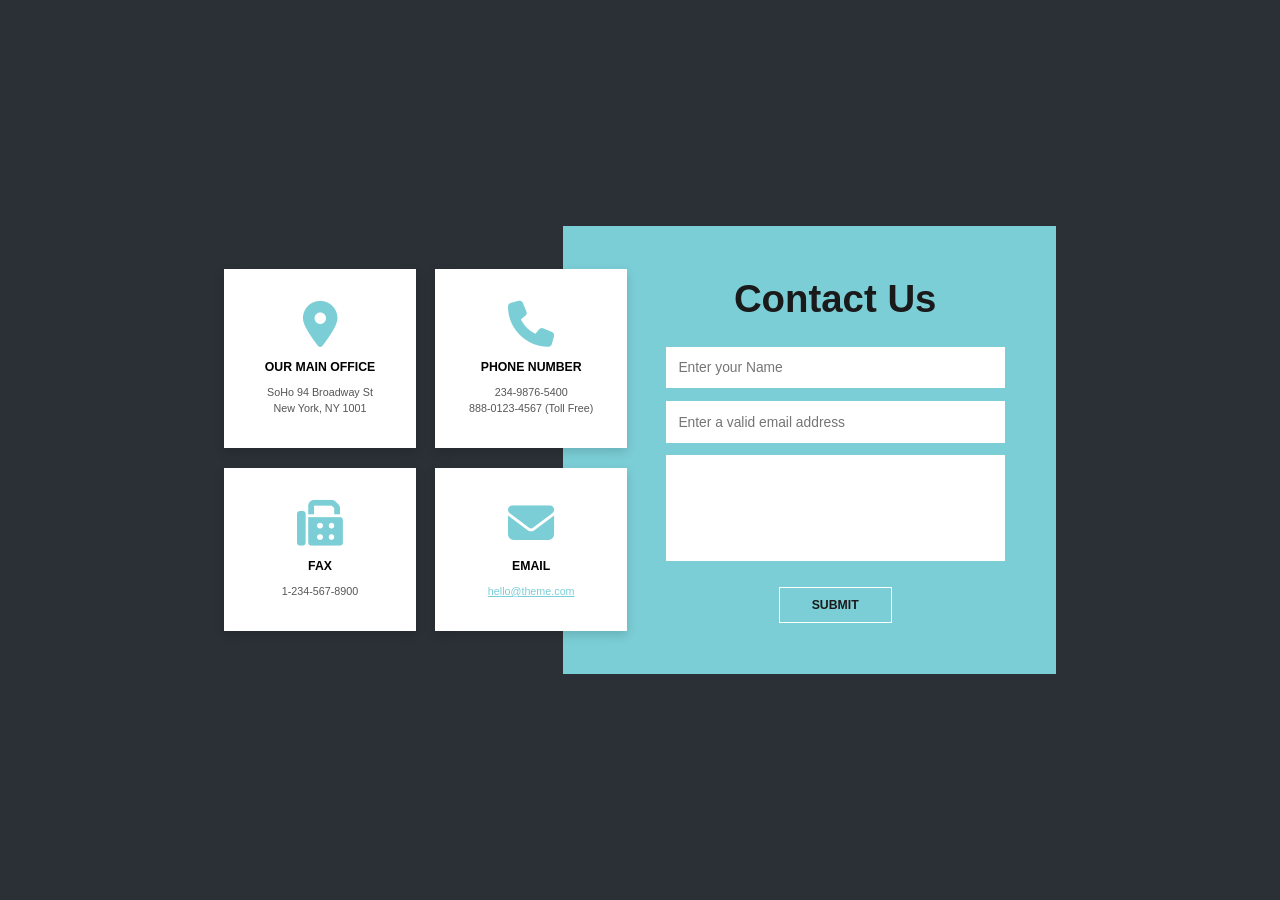
<file: weblab2/index.html>
<!DOCTYPE html>
<html lang="uk">
<head>
    <meta charset="UTF-8">
    <meta name="viewport" content="width=device-width, initial-scale=1.0">
    <title>Contact Us - Лабораторна робота 2</title>
    <link rel="stylesheet" href="style.css">
    <link rel="stylesheet" href="https://cdnjs.cloudflare.com/ajax/libs/font-awesome/6.4.0/css/all.min.css">
</head>
<body>
<main class="container">
    <section class="cards-grid">
        <article class="card">
            <i class="fa-solid fa-location-dot"></i>
            <h3>OUR MAIN OFFICE</h3>
            <p>SoHo 94 Broadway St<br>New York, NY 1001</p>
        </article>
        <article class="card">
            <i class="fa-solid fa-phone"></i>
            <h3>PHONE NUMBER</h3>
            <p>234-9876-5400<br>888-0123-4567 (Toll Free)</p>
        </article>
        <article class="card">
            <i class="fa-solid fa-fax"></i>
            <h3>FAX</h3>
            <p>1-234-567-8900</p>
        </article>
        <article class="card">
            <i class="fa-solid fa-envelope"></i>
            <h3>EMAIL</h3>
            <a href="https://github.com/Yarichechok" target="_blank">hello@theme.com</a>
        </article>
    </section>

    <section class="contact-form-section">
        <h2>Contact Us</h2>
        <form action="#" method="POST" class="contact-form">
            <input type="text" placeholder="Enter your Name" required>
            <input type="email" placeholder="Enter a valid email address" required>
            <textarea placeholder="" rows="5" required></textarea>
            <button type="submit">SUBMIT</button>
        </form>
    </section>
</main>
</body>
</html>
</file>
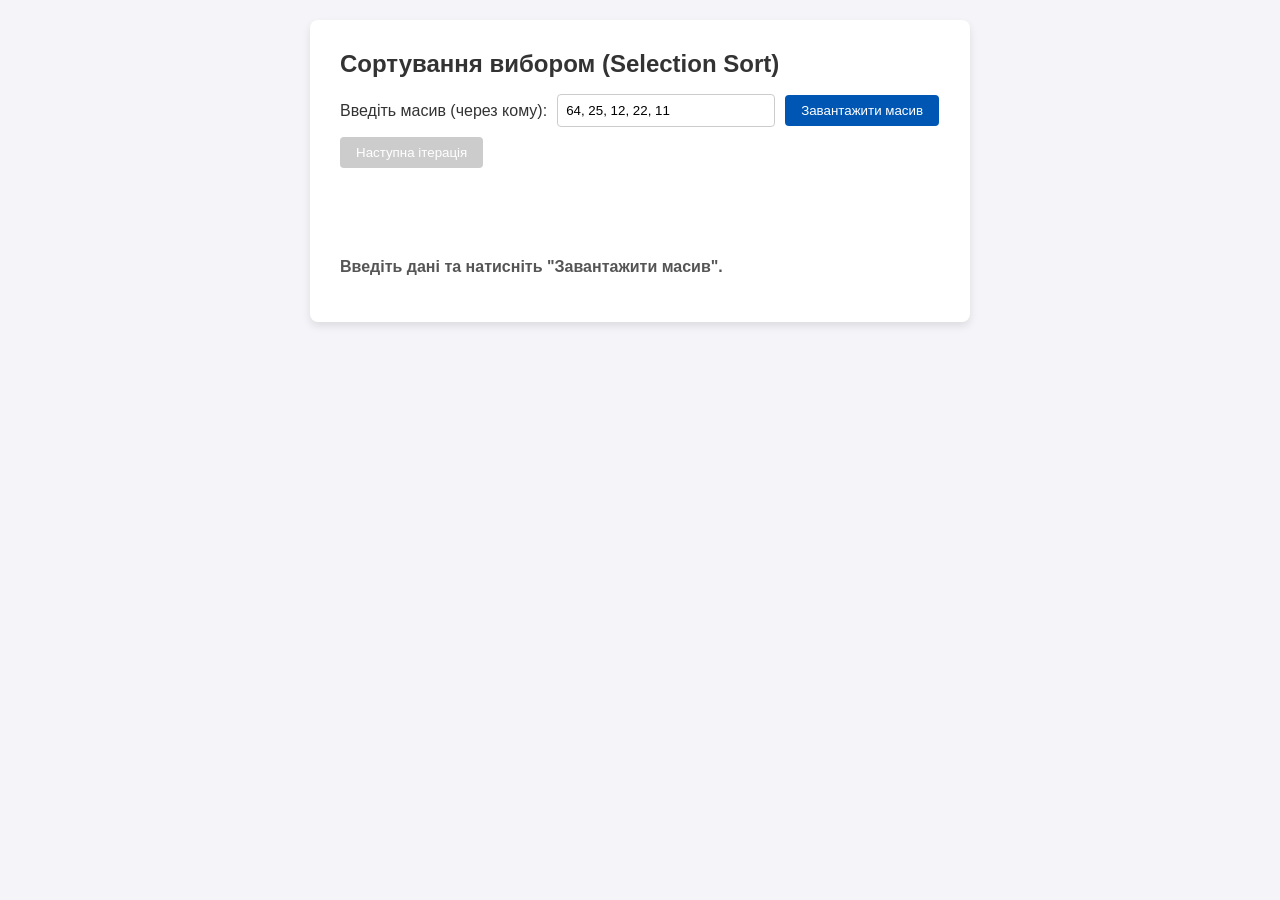
<file: weblab3/index.html>
<!DOCTYPE html>
<html lang="uk">
<head>
    <meta charset="UTF-8">
    <meta name="viewport" content="width=device-width, initial-scale=1.0">
    <title>Selection Sort Візуалізація</title>
    <link rel="stylesheet" href="style.css">
</head>
<body>
<main class="container">
    <h1>Сортування вибором (Selection Sort)</h1>

    <div class="controls">
        <label for="array-input">Введіть масив (через кому):</label>
        <input type="text" id="array-input" value="64, 25, 12, 22, 11">
        <button id="init-btn" type="button">Завантажити масив</button>
        <button id="step-btn" type="button" disabled>Наступна ітерація</button>
    </div>

    <div id="array-container" class="array-container"></div>

    <p id="status-message">Введіть дані та натисніть "Завантажити масив".</p>
</main>

<script src="script.js"></script>
</body>
</html>
</file>
<file: weblab2/style.css>
/* Базові налаштування */
* {
    box-sizing: border-box;
    margin: 0;
    padding: 0;
    font-family: 'Arial', sans-serif;
}

/* Використовуємо vw для пропорційного масштабування шрифтів */
html {
    font-size: 1.2vw;
}

body {
    background-color: #2b3036; /* Темний фон з макета */
    display: flex;
    justify-content: center;
    align-items: center;
    min-height: 100vh;
    padding: 2vw;
}

/* Головний контейнер */
.container {
    display: flex;
    align-items: center;
    justify-content: center;
    width: 70vw;
    position: relative;
}

/* Сітка для лівих карток */
.cards-grid {
    display: grid;
    grid-template-columns: 1fr 1fr;
    gap: 1.5vw;
    width: 45%;
    z-index: 2; /* Картки поверх блакитного фону */
}

/* Стилізація окремої картки */
.card {
    background: #ffffff;
    padding: 2.5vw 1vw;
    text-align: center;
    display: flex;
    flex-direction: column;
    align-items: center;
    justify-content: center;
    box-shadow: 0 4px 10px rgba(0,0,0,0.15);
}

.card i {
    font-size: 3em;
    color: #7bced6;
    margin-bottom: 1vw;
}

.card h3 {
    font-size: 0.8em;
    margin-bottom: 0.8vw;
    color: #000;
    font-weight: bold;
}

.card p, .card a {
    font-size: 0.7em;
    color: #555;
    text-decoration: none;
    line-height: 1.5;
}

/* --- ДОДАНИЙ СТИЛЬ ДЛЯ ПОСИЛАННЯ --- */
.card a {
    color: #7bced6;
    text-decoration: underline;
}
/* ----------------------------------- */

/* Секція з формою (справа) */
.contact-form-section {
    width: 55%;
    background-color: #7bced6; /* Блакитний колір */
    padding: 4vw 4vw 4vw 8vw; /* Великий відступ зліва для накладання карток */
    margin-left: -5vw; /* Ефект накладання (overlap) */
    z-index: 1;
    display: flex;
    flex-direction: column;
    align-items: center;
}

.contact-form-section h2 {
    font-size: 2.5em;
    color: #1a1a1a;
    margin-bottom: 2vw;
}

/* Сама форма */
.contact-form {
    display: flex;
    flex-direction: column;
    width: 100%;
    gap: 1vw;
}

.contact-form input,
.contact-form textarea {
    width: 100%;
    padding: 1vw;
    border: none;
    outline: none;
    font-size: 0.9em;
}

.contact-form textarea {
    resize: none;
}

/* Кнопка */
.contact-form button {
    align-self: center;
    padding: 0.8vw 2.5vw;
    margin-top: 1vw;
    border: 1px solid #ffffff;
    background: transparent;
    color: #1a1a1a;
    font-weight: bold;
    font-size: 0.8em;
    cursor: pointer;
    transition: all 0.3s ease;
}

.contact-form button:hover {
    background: #ffffff;
    color: #7bced6;
}

/* Медіа-запит для дуже малих екранів (щоб контент не був занадто дрібним на телефонах) */
@media (max-width: 768px) {
    html {
        font-size: 2vw;
    }
    .container {
        width: 90vw;
    }
}
</file>
<file: weblab3/style.css>
body {
    font-family: Arial, sans-serif;
    background-color: #f4f4f9;
    color: #333;
    margin: 0;
    padding: 20px;
    display: flex;
    justify-content: center;
}

.container {
    background-color: #fff;
    padding: 30px;
    border-radius: 8px;
    box-shadow: 0 4px 8px rgba(0,0,0,0.1);
    max-width: 600px;
    width: 100%;
}

h1 {
    font-size: 24px;
    margin-top: 0;
}

.controls {
    margin-bottom: 20px;
    display: flex;
    flex-wrap: wrap;
    gap: 10px;
    align-items: center;
}

input[type="text"] {
    padding: 8px;
    border: 1px solid #ccc;
    border-radius: 4px;
    width: 200px;
}

button {
    padding: 8px 16px;
    background-color: #0056b3;
    color: white;
    border: none;
    border-radius: 4px;
    cursor: pointer;
    transition: background-color 0.2s;
}

button:hover:not(:disabled) {
    background-color: #004494;
}

button:disabled {
    background-color: #ccc;
    cursor: not-allowed;
}

.array-container {
    display: flex;
    gap: 10px;
    margin-top: 20px;
    flex-wrap: wrap;
    min-height: 50px;
}

.array-element {
    width: 50px;
    height: 50px;
    display: flex;
    align-items: center;
    justify-content: center;
    border: 2px solid #333;
    border-radius: 6px;
    background-color: #e9ecef;
    font-weight: bold;
    font-size: 18px;
    transition: all 0.3s ease;
}

/* Клас для підсвічування елементів, що змінюють місця */
.array-element.yellow {
    background-color: #ffe066;
    border-color: #e6b800;
}

#status-message {
    margin-top: 20px;
    font-weight: bold;
    color: #555;
}
</file>
